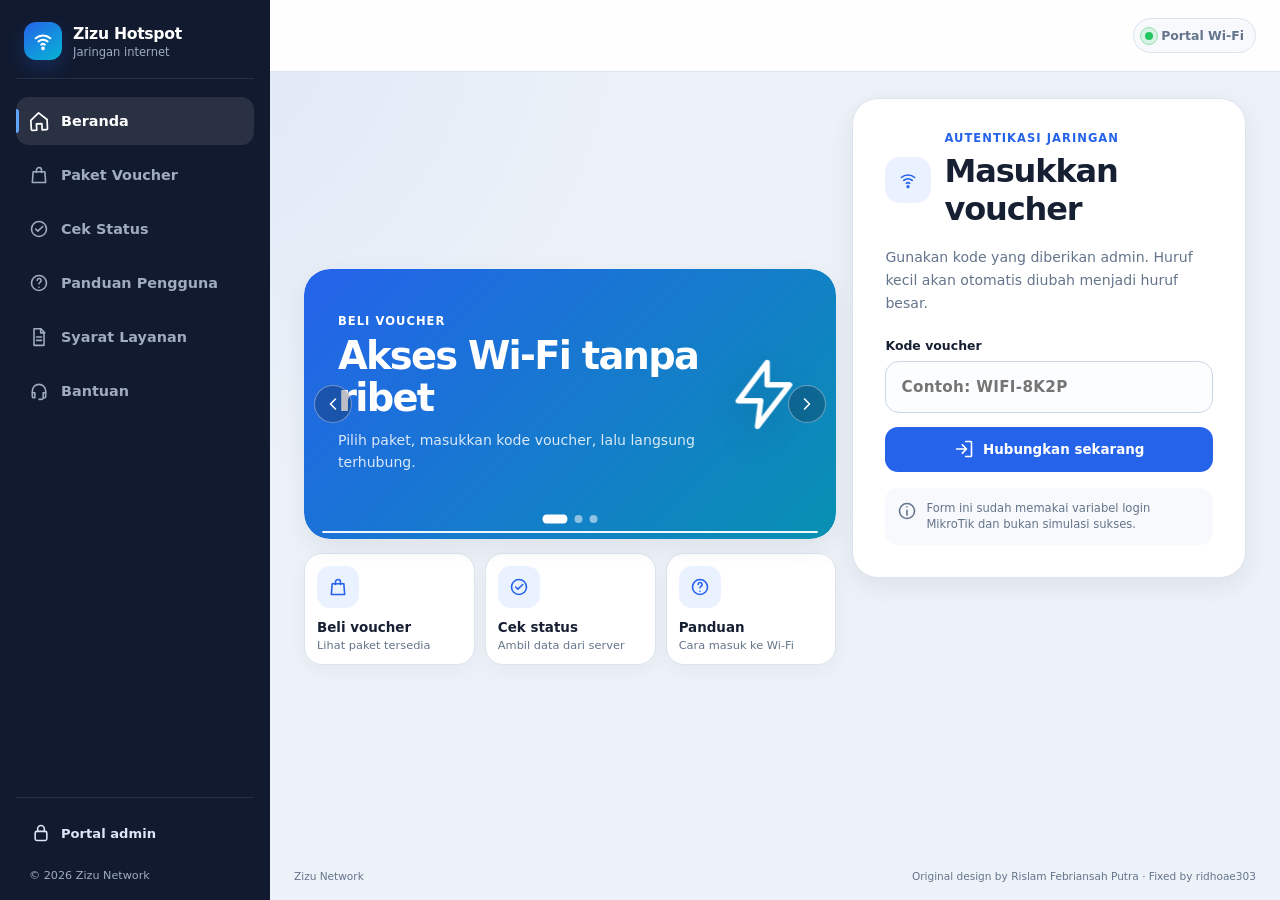
<file: index.html>
<!--
Fixed by ridhoae303
https:/github.com/ridhoae303
-->
<!doctype html>
<html lang="id">
<head>
    <meta http-equiv="Content-Type" content="text/html; charset=UTF-8">
    <meta charset="UTF-8">
    <meta name="viewport" content="width=device-width, initial-scale=1, viewport-fit=cover">
    <meta name="description" content="Responsive MikroTik hotspot login and voucher status page">
    <meta name="theme-color" content="#f4f7fb">
    <meta name="author" content="Rislam Febriansah Putra; fixed by ridhoae303">
    <title>Zizu Hotspot</title>
    <link rel="stylesheet" href="assets/css/app.css?v=8">
</head>
<body class="is-booting"
    data-mikrotik-error="$(error)"
    data-chap-id="$(chap-id)"
    data-chap-challenge="$(chap-challenge)"
>
    <!-- One nav, two layouts: drawer on phones and a proper rail on wide screens. -->
    <div class="app-shell">
        <div class="nav-backdrop" id="navBackdrop" hidden></div>

        <aside class="side-nav" id="sideNav" aria-label="Navigasi utama">
            <div class="brand side-nav__brand">
                <span class="brand__mark" aria-hidden="true"><svg><use href="#icon-wifi"></use></svg></span>
                <span>
                    <strong>Zizu Hotspot</strong>
                    <small>Jaringan internet</small>
                </span>
            </div>

            <nav class="nav-list" id="navList">
                <button class="nav-link is-active" type="button" data-page="home" aria-current="page">
                    <svg aria-hidden="true"><use href="#icon-home"></use></svg>
                    <span>Beranda</span>
                </button>
                <button class="nav-link" type="button" data-page="packages">
                    <svg aria-hidden="true"><use href="#icon-bag"></use></svg>
                    <span>Paket Voucher</span>
                </button>
                <button class="nav-link" type="button" data-page="status">
                    <svg aria-hidden="true"><use href="#icon-check"></use></svg>
                    <span>Cek Status</span>
                </button>
                <button class="nav-link" type="button" data-page="guide">
                    <svg aria-hidden="true"><use href="#icon-help"></use></svg>
                    <span>Panduan Pengguna</span>
                </button>
                <button class="nav-link" type="button" data-page="terms">
                    <svg aria-hidden="true"><use href="#icon-file"></use></svg>
                    <span>Syarat Layanan</span>
                </button>
                <button class="nav-link" type="button" data-page="support">
                    <svg aria-hidden="true"><use href="#icon-headset"></use></svg>
                    <span>Bantuan</span>
                </button>
            </nav>

            <div class="side-nav__footer">
                <button class="admin-link" id="adminLink" type="button">
                    <svg aria-hidden="true"><use href="#icon-lock"></use></svg>
                    Portal admin
                </button>
                <p>&copy; 2026 Zizu Network</p>
            </div>
        </aside>

        <div class="workspace">
            <header class="topbar">
                <button class="icon-button menu-button" id="menuButton" type="button" aria-label="Buka navigasi" aria-controls="sideNav" aria-expanded="false">
                    <svg aria-hidden="true"><use href="#icon-menu"></use></svg>
                </button>

                <div class="brand topbar__brand">
                    <span class="brand__mark" aria-hidden="true"><svg><use href="#icon-wifi"></use></svg></span>
                    <span>
                        <strong>Zizu Hotspot</strong>
                        <small>Wi-Fi access portal</small>
                    </span>
                </div>

                <span class="network-pill" title="Halaman akses jaringan">
                    <span class="network-pill__dot" aria-hidden="true"></span>
                    Portal Wi-Fi
                </span>
            </header>

            <main class="main-content" id="mainContent">
                <section class="page is-active" id="page-home" data-title="Beranda" aria-labelledby="homeTitle">
                    <div class="home-layout">
                        <div class="home-layout__content">
                            <div class="carousel" id="promoCarousel" tabindex="0" aria-roledescription="carousel" aria-label="Promo hotspot">
                                <div class="carousel__viewport">
                                    <div class="carousel__track" id="carouselTrack">
                                        <article class="slide slide--blue" aria-label="1 dari 3">
                                            <div>
                                                <p class="slide__eyebrow">Beli voucher</p>
                                                <h1 id="homeTitle">Akses Wi-Fi tanpa ribet</h1>
                                                <p>Pilih paket, masukkan kode voucher, lalu langsung terhubung.</p>
                                            </div>
                                            <span class="slide__icon" aria-hidden="true"><svg><use href="#icon-bolt"></use></svg></span>
                                        </article>
                                        <article class="slide slide--violet" aria-label="2 dari 3">
                                            <div>
                                                <p class="slide__eyebrow">Akses fleksibel</p>
                                                <h2>Internet sesuai kebutuhan</h2>
                                                <p>Paket singkat untuk mencoba atau akses harian untuk pemakaian lebih lama.</p>
                                            </div>
                                            <span class="slide__icon" aria-hidden="true"><svg><use href="#icon-rocket"></use></svg></span>
                                        </article>
                                        <article class="slide slide--green" aria-label="3 dari 3">
                                            <div>
                                                <p class="slide__eyebrow">Butuh bantuan?</p>
                                                <h2>Admin siap membantu</h2>
                                                <p>Buka halaman bantuan saat voucher atau koneksi mengalami kendala.</p>
                                            </div>
                                            <span class="slide__icon" aria-hidden="true"><svg><use href="#icon-headset"></use></svg></span>
                                        </article>
                                    </div>
                                </div>

                                <button class="carousel__arrow carousel__arrow--prev" type="button" data-carousel-step="-1" aria-label="Promo sebelumnya">
                                    <svg aria-hidden="true"><use href="#icon-chevron-left"></use></svg>
                                </button>
                                <button class="carousel__arrow carousel__arrow--next" type="button" data-carousel-step="1" aria-label="Promo berikutnya">
                                    <svg aria-hidden="true"><use href="#icon-chevron-right"></use></svg>
                                </button>

                                <div class="carousel__dots" id="carouselDots" aria-label="Pilih promo">
                                    <button class="carousel__dot is-active" type="button" data-slide="0" aria-label="Tampilkan promo 1" aria-current="true"></button>
                                    <button class="carousel__dot" type="button" data-slide="1" aria-label="Tampilkan promo 2"></button>
                                    <button class="carousel__dot" type="button" data-slide="2" aria-label="Tampilkan promo 3"></button>
                                </div>
                                <span class="carousel__progress" aria-hidden="true"><span></span></span>
                            </div>

                            <div class="quick-actions" aria-label="Akses cepat">
                                <button class="quick-card" type="button" data-page="packages">
                                    <span class="quick-card__icon"><svg aria-hidden="true"><use href="#icon-bag"></use></svg></span>
                                    <span><strong>Beli voucher</strong><small>Lihat paket tersedia</small></span>
                                </button>
                                <button class="quick-card" type="button" data-page="status">
                                    <span class="quick-card__icon"><svg aria-hidden="true"><use href="#icon-check"></use></svg></span>
                                    <span><strong>Cek status</strong><small>Ambil data dari server</small></span>
                                </button>
                                <button class="quick-card" type="button" data-page="guide">
                                    <span class="quick-card__icon"><svg aria-hidden="true"><use href="#icon-help"></use></svg></span>
                                    <span><strong>Panduan</strong><small>Cara masuk ke Wi-Fi</small></span>
                                </button>
                            </div>
                        </div>

                        <article class="panel login-panel">
                            <div class="panel-heading">
                                <span class="panel-heading__icon"><svg aria-hidden="true"><use href="#icon-wifi"></use></svg></span>
                                <div>
                                    <p class="eyebrow">Autentikasi jaringan</p>
                                    <h2>Masukkan voucher</h2>
                                </div>
                            </div>

                            <p class="panel-copy">Gunakan kode yang diberikan admin. Huruf kecil akan otomatis diubah menjadi huruf besar.</p>

                            <form id="loginForm" name="login" action="$(link-login-only)" method="post" novalidate>
                                <input type="hidden" name="dst" value="$(link-orig)">
                                <input type="hidden" name="popup" value="true">
                                <input type="hidden" name="password" id="voucherPassword">

                                <label class="field" for="voucherCode">
                                    <span>Kode voucher</span>
                                    <input
                                        id="voucherCode"
                                        name="username"
                                        type="text"
                                        inputmode="text"
                                        autocomplete="username"
                                        autocapitalize="characters"
                                        spellcheck="false"
                                        maxlength="64"
                                        placeholder="Contoh: WIFI-8K2P"
                                        required
                                    >
                                </label>

                                <p class="field-error" id="voucherError" role="alert" hidden></p>
                                <button class="button button--primary button--wide" type="submit">
                                    <svg aria-hidden="true"><use href="#icon-login"></use></svg>
                                    Hubungkan sekarang
                                </button>
                            </form>

                            <div class="login-note">
                                <svg aria-hidden="true"><use href="#icon-info"></use></svg>
                                <span>Form ini sudah memakai variabel login MikroTik dan bukan simulasi sukses.</span>
                            </div>
                        </article>
                    </div>
                </section>

                <section class="page" id="page-packages" data-title="Paket Voucher" aria-labelledby="packagesTitle" hidden>
                    <div class="page-heading">
                        <div>
                            <p class="eyebrow">Pilihan akses</p>
                            <h1 id="packagesTitle">Paket voucher</h1>
                            <p>Harga dan ketersediaan akhir tetap mengikuti konfirmasi admin.</p>
                        </div>
                    </div>

                    <div class="package-grid">
                        <article class="package-card">
                            <div class="package-card__top package-card__top--violet">
                                <div>
                                    <p>Flash Trial</p>
                                    <h2>1 jam</h2>
                                </div>
                                <span>hingga 10 Mbps</span>
                            </div>
                            <div class="package-card__body">
                                <p class="package-price">Rp2.000 <small>/ voucher</small></p>
                                <ul class="feature-list">
                                    <li>Cocok untuk mencoba koneksi</li>
                                    <li>Aktivasi memakai kode voucher</li>
                                </ul>
                                <div class="button-row">
                                    <a class="button button--primary" data-order-link="Flash Trial" href="https://wa.me/628989834130?text=Order%20Paket%20Flash%20Trial" target="_blank" rel="noopener noreferrer">Pesan</a>
                                    <button class="button button--secondary" type="button" data-open-payment="Flash Trial">QRIS</button>
                                </div>
                            </div>
                        </article>

                        <article class="package-card">
                            <div class="package-card__top package-card__top--blue">
                                <div>
                                    <p>Daily Access</p>
                                    <h2>24 jam</h2>
                                </div>
                                <span>unlimited</span>
                            </div>
                            <div class="package-card__body">
                                <p class="package-price">Rp5.000 <small>/ voucher</small></p>
                                <ul class="feature-list">
                                    <li>Akses harian tanpa kuota paket</li>
                                    <li>Aktivasi memakai kode voucher</li>
                                </ul>
                                <div class="button-row">
                                    <a class="button button--primary" data-order-link="Daily Access" href="https://wa.me/628989834130?text=Order%20Paket%20Daily%20Access" target="_blank" rel="noopener noreferrer">Pesan</a>
                                    <button class="button button--secondary" type="button" data-open-payment="Daily Access">QRIS</button>
                                </div>
                            </div>
                        </article>
                    </div>
                </section>

                <section class="page" id="page-status" data-title="Cek Status" aria-labelledby="statusTitle" hidden>
                    <div class="centered-page">
                        <article class="panel status-panel">
                            <div class="panel-heading">
                                <span class="panel-heading__icon panel-heading__icon--green"><svg aria-hidden="true"><use href="#icon-search"></use></svg></span>
                                <div>
                                    <p class="eyebrow">Data server</p>
                                    <h1 id="statusTitle">Cek status berlangganan</h1>
                                </div>
                            </div>
                            <p class="panel-copy">Masukkan nomor transaksi atau kode voucher. Halaman tidak akan menebak hasil; data hanya ditampilkan saat server benar-benar menjawab.</p>

                            <form id="statusForm" novalidate>
                                <label class="field" for="statusQuery">
                                    <span>Nomor transaksi / voucher</span>
                                    <input id="statusQuery" type="text" maxlength="128" autocomplete="off" placeholder="Contoh: TRX-12345" required>
                                </label>
                                <p class="field-error" id="statusError" role="alert" hidden></p>
                                <button class="button button--success button--wide" id="statusSubmit" type="submit">
                                    <svg aria-hidden="true"><use href="#icon-search"></use></svg>
                                    Periksa ke server
                                </button>
                            </form>

                            <div class="server-result" id="statusResult" aria-live="polite" hidden>
                                <div class="server-result__heading">
                                    <span><svg aria-hidden="true"><use href="#icon-check"></use></svg></span>
                                    <div>
                                        <p>Server merespons</p>
                                        <h2 id="statusResultTitle">Data ditemukan</h2>
                                    </div>
                                </div>
                                <dl class="result-list" id="statusResultList"></dl>
                            </div>
                        </article>
                    </div>
                </section>

                <section class="page" id="page-guide" data-title="Panduan Pengguna" aria-labelledby="guideTitle" hidden>
                    <div class="page-heading">
                        <div>
                            <p class="eyebrow">Mulai terhubung</p>
                            <h1 id="guideTitle">Panduan pengguna</h1>
                            <p>Langkah ringkas untuk membeli dan memakai voucher hotspot.</p>
                        </div>
                    </div>

                    <div class="steps-grid">
                        <article class="step-card"><span>1</span><h2>Pilih paket</h2><p>Buka Paket Voucher, lalu pilih durasi yang sesuai kebutuhan kamu.</p></article>
                        <article class="step-card"><span>2</span><h2>Hubungi admin</h2><p>Lakukan pemesanan melalui tombol WhatsApp atau metode pembayaran yang tersedia.</p></article>
                        <article class="step-card"><span>3</span><h2>Terima kode</h2><p>Admin akan memberikan voucher setelah pesanan dan pembayaran dikonfirmasi.</p></article>
                        <article class="step-card"><span>4</span><h2>Masuk ke Wi-Fi</h2><p>Kembali ke Beranda, masukkan kode voucher, kemudian tekan Hubungkan sekarang.</p></article>
                    </div>

                    <article class="notice-card">
                        <svg aria-hidden="true"><use href="#icon-info"></use></svg>
                        <div><h2>Portal tidak muncul otomatis?</h2><p>Buka situs tanpa HTTPS seperti <code>neverssl.com</code> setelah tersambung ke Wi-Fi, atau buka alamat portal hotspot yang diberikan admin.</p></div>
                    </article>
                </section>

                <section class="page" id="page-terms" data-title="Syarat Layanan" aria-labelledby="termsTitle" hidden>
                    <div class="centered-page">
                        <article class="panel prose-panel">
                            <p class="eyebrow">Ketentuan penggunaan</p>
                            <h1 id="termsTitle">Syarat layanan hotspot</h1>
                            <p>Dengan memakai jaringan ini, pengguna setuju menggunakan akses secara wajar dan tidak mengganggu pengguna lain maupun infrastruktur jaringan.</p>
                            <h2>Voucher dan masa aktif</h2>
                            <p>Masa aktif mengikuti paket yang dibeli dan mulai dihitung berdasarkan aturan server hotspot. Voucher yang sudah digunakan tidak dapat dipindahkan tanpa persetujuan admin.</p>
                            <h2>Keamanan akun</h2>
                            <p>Jangan membagikan kode voucher kepada pihak lain. Pengguna bertanggung jawab atas aktivitas yang dilakukan melalui akses miliknya.</p>
                            <h2>Pembatasan layanan</h2>
                            <p>Admin dapat membatasi atau menghentikan akses yang melanggar aturan, membebani jaringan secara tidak wajar, atau membahayakan keamanan sistem.</p>
                            <h2>Gangguan teknis</h2>
                            <p>Kualitas koneksi dapat dipengaruhi perangkat, jarak, interferensi, kapasitas jaringan, pemeliharaan, dan gangguan dari penyedia layanan utama.</p>
                        </article>
                    </div>
                </section>

                <section class="page" id="page-support" data-title="Bantuan" aria-labelledby="supportTitle" hidden>
                    <div class="support-layout">
                        <article class="panel">
                            <div class="panel-heading">
                                <span class="panel-heading__icon"><svg aria-hidden="true"><use href="#icon-headset"></use></svg></span>
                                <div><p class="eyebrow">Dukungan pengguna</p><h1 id="supportTitle">Ada kendala?</h1></div>
                            </div>
                            <p class="panel-copy">Sertakan kode voucher, waktu kejadian, dan tangkapan layar pesan error agar admin lebih cepat memeriksa masalah.</p>
                            <a class="button button--whatsapp button--wide" id="supportWhatsapp" href="https://wa.me/628989834130" target="_blank" rel="noopener noreferrer">
                                <svg aria-hidden="true"><use href="#icon-phone"></use></svg>
                                Hubungi admin
                            </a>
                        </article>

                        <article class="panel checklist-panel">
                            <h2>Pemeriksaan cepat</h2>
                            <ul class="checklist">
                                <li>Pastikan perangkat benar-benar tersambung ke SSID hotspot.</li>
                                <li>Matikan VPN atau DNS pribadi untuk sementara.</li>
                                <li>Pastikan voucher belum pernah dipakai pada perangkat lain.</li>
                                <li>Coba putuskan Wi-Fi, sambungkan kembali, lalu buka portal lagi.</li>
                            </ul>
                        </article>
                    </div>
                </section>
            </main>

            <footer class="site-footer">
                <span>Zizu Network</span>
                <span>Original design by Rislam Febriansah Putra &middot; Fixed by ridhoae303</span>
            </footer>
        </div>
    </div>

    <dialog class="app-dialog" id="appDialog" aria-labelledby="dialogTitle">
        <form method="dialog" class="dialog-card">
            <button class="dialog-close" value="close" aria-label="Tutup dialog">
                <svg aria-hidden="true"><use href="#icon-close"></use></svg>
            </button>
            <div class="dialog-icon" id="dialogIcon"><svg aria-hidden="true"><use href="#icon-info"></use></svg></div>
            <h2 id="dialogTitle">Informasi</h2>
            <div class="dialog-copy" id="dialogCopy"></div>
            <div class="dialog-actions" id="dialogActions">
                <button class="button button--primary" value="close">Mengerti</button>
            </div>
        </form>
    </dialog>

    <dialog class="app-dialog payment-dialog" id="paymentDialog" aria-labelledby="paymentTitle">
        <form method="dialog" class="dialog-card">
            <button class="dialog-close" value="close" aria-label="Tutup dialog">
                <svg aria-hidden="true"><use href="#icon-close"></use></svg>
            </button>
            <div class="dialog-icon"><svg aria-hidden="true"><use href="#icon-qr"></use></svg></div>
            <h2 id="paymentTitle">Pembayaran QRIS</h2>
            <p class="dialog-copy" id="paymentCopy">Pindai QR, lalu kirim bukti pembayaran kepada admin untuk menerima voucher.</p>
            <img class="payment-qr" src="assets/image/qris.webp" alt="Kode QR pembayaran" loading="lazy" width="620" height="874">
            <div class="dialog-actions">
                <button class="button button--primary" value="close">Tutup</button>
            </div>
        </form>
    </dialog>

    <div class="toast" id="toast" role="status" aria-live="polite" hidden></div>

    <!-- Inline sprite keeps the UI offline-friendly and skips another icon dependency. -->
    <svg class="svg-sprite" aria-hidden="true">
        <symbol id="icon-home" viewBox="0 0 24 24"><path d="M3 10.8 12 3l9 7.8V21a1 1 0 0 1-1 1h-5v-7H9v7H4a1 1 0 0 1-1-1Z"/></symbol>
        <symbol id="icon-bag" viewBox="0 0 24 24"><path d="M5 8h14l1 13H4L5 8Z"/><path d="M9 9V6a3 3 0 0 1 6 0v3"/></symbol>
        <symbol id="icon-check" viewBox="0 0 24 24"><circle cx="12" cy="12" r="9"/><path d="m8 12 2.6 2.6L16.5 9"/></symbol>
        <symbol id="icon-help" viewBox="0 0 24 24"><circle cx="12" cy="12" r="9"/><path d="M9.8 9a2.4 2.4 0 1 1 3.4 2.2c-.8.4-1.2.9-1.2 1.8"/><path d="M12 17h.01"/></symbol>
        <symbol id="icon-file" viewBox="0 0 24 24"><path d="M6 2h8l4 4v16H6z"/><path d="M14 2v5h5M9 12h6M9 16h6"/></symbol>
        <symbol id="icon-bolt" viewBox="0 0 24 24"><path d="m13 2-9 12h7l-1 8 10-13h-7z"/></symbol>
        <symbol id="icon-rocket" viewBox="0 0 24 24"><path d="M14 4c2.7-1.8 5-2 6-2 0 1-.2 3.3-2 6l-5 5-4-4z"/><path d="M10 8 6 9l-3 3 6 1M16 14l-1 6-3 2-1-6M7 17l-3 3M10 19l-3 3"/></symbol>
        <symbol id="icon-headset" viewBox="0 0 24 24"><path d="M4 14v-2a8 8 0 0 1 16 0v2"/><path d="M4 14h3v6H5a1 1 0 0 1-1-1zM20 14h-3v6h2a1 1 0 0 0 1-1zM17 20c0 1-1 2-3 2h-2"/></symbol>
        <symbol id="icon-lock" viewBox="0 0 24 24"><rect x="5" y="10" width="14" height="11" rx="2"/><path d="M8 10V7a4 4 0 0 1 8 0v3"/></symbol>
        <symbol id="icon-menu" viewBox="0 0 24 24"><path d="M4 7h16M4 12h16M4 17h16"/></symbol>
        <symbol id="icon-wifi" viewBox="0 0 24 24"><path d="M4 9a12 12 0 0 1 16 0M7 12.5a7.5 7.5 0 0 1 10 0M10 16a3 3 0 0 1 4 0"/><circle cx="12" cy="20" r="1"/></symbol>
        <symbol id="icon-login" viewBox="0 0 24 24"><path d="M10 17l5-5-5-5M15 12H3M14 3h6a1 1 0 0 1 1 1v16a1 1 0 0 1-1 1h-6"/></symbol>
        <symbol id="icon-info" viewBox="0 0 24 24"><circle cx="12" cy="12" r="9"/><path d="M12 11v6M12 7h.01"/></symbol>
        <symbol id="icon-search" viewBox="0 0 24 24"><circle cx="11" cy="11" r="7"/><path d="m20 20-4-4"/></symbol>
        <symbol id="icon-chevron-left" viewBox="0 0 24 24"><path d="m15 18-6-6 6-6"/></symbol>
        <symbol id="icon-chevron-right" viewBox="0 0 24 24"><path d="m9 18 6-6-6-6"/></symbol>
        <symbol id="icon-close" viewBox="0 0 24 24"><path d="m6 6 12 12M18 6 6 18"/></symbol>
        <symbol id="icon-qr" viewBox="0 0 24 24"><path d="M3 3h7v7H3zM14 3h7v7h-7zM3 14h7v7H3zM15 14h2v2h-2zM19 14h2v4h-2zM14 19h4v2h-4zM20 20h1v1h-1z"/></symbol>
        <symbol id="icon-phone" viewBox="0 0 24 24"><path d="M22 16.9v3a2 2 0 0 1-2.2 2 19.8 19.8 0 0 1-8.6-3.1 19.5 19.5 0 0 1-6-6 19.8 19.8 0 0 1-3.1-8.7A2 2 0 0 1 4.1 2h3a2 2 0 0 1 2 1.7c.1 1 .4 1.9.7 2.8a2 2 0 0 1-.4 2.1L8.1 9.9a16 16 0 0 0 6 6l1.3-1.3a2 2 0 0 1 2.1-.4c.9.3 1.8.6 2.8.7a2 2 0 0 1 1.7 2Z"/></symbol>
    </svg>

    <script src="assets/js/config.js"></script>
    <script src="assets/js/md5.js"></script>
    <script src="assets/js/app.js?v=8"></script>
</body>
</html>
</file>
<file: assets/css/app.css>
/*
Fixed by ridhoae303
https:/github.com/ridhoae303
*/

:root {
    color-scheme: light;
    --bg: #edf2f8;
    --surface: #ffffff;
    --surface-soft: #f7f9fc;
    --border: #dce4ee;
    --text: #172033;
    --muted: #64748b;
    --primary: #2563eb;
    --primary-dark: #1d4ed8;
    --success: #059669;
    --danger: #dc2626;
    --sidebar: #111a2e;
    --sidebar-muted: #9eabc0;
    --shadow-sm: 0 8px 24px rgba(30, 41, 59, 0.08);
    --shadow-lg: 0 22px 70px rgba(30, 41, 59, 0.16);
    --radius-sm: 12px;
    --radius-md: 18px;
    --radius-lg: 26px;
    --sidebar-width: 252px;
    --topbar-height: 72px;
    --page-out-duration: 280ms;
    --page-in-duration: 560ms;
    --carousel-duration: 820ms;
}

* {
    box-sizing: border-box;
}

html {
    min-width: 320px;
    background: var(--bg);
}

body {
    margin: 0;
    min-height: 100vh;
    min-height: 100dvh;
    overflow-x: hidden;
    background:
        radial-gradient(circle at 12% 0%, rgba(37, 99, 235, 0.08), transparent 32rem),
        var(--bg);
    color: var(--text);
    font-family: Inter, ui-sans-serif, system-ui, -apple-system, BlinkMacSystemFont, "Segoe UI", sans-serif;
    -webkit-font-smoothing: antialiased;
    text-rendering: optimizeLegibility;
}

button,
input,
a {
    font: inherit;
}

button,
a {
    -webkit-tap-highlight-color: transparent;
}

button {
    color: inherit;
}

svg {
    width: 1.25rem;
    height: 1.25rem;
    fill: none;
    stroke: currentColor;
    stroke-width: 1.9;
    stroke-linecap: round;
    stroke-linejoin: round;
}

[hidden] {
    display: none !important;
}

.app-shell {
    min-height: 100vh;
    min-height: 100dvh;
}

.workspace {
    min-width: 0;
    min-height: 100vh;
    min-height: 100dvh;
    display: flex;
    flex-direction: column;
}

.topbar {
    position: sticky;
    top: 0;
    z-index: 30;
    min-height: var(--topbar-height);
    padding: 0 16px;
    display: flex;
    align-items: center;
    gap: 12px;
    background: rgba(255, 255, 255, 0.96);
    border-bottom: 1px solid var(--border);
}

.brand {
    display: inline-flex;
    align-items: center;
    gap: 11px;
    min-width: 0;
}

.brand__mark {
    flex: 0 0 auto;
    width: 38px;
    height: 38px;
    border-radius: 12px;
    display: grid;
    place-items: center;
    background: linear-gradient(145deg, #2563eb, #06b6d4);
    color: #fff;
    font-weight: 900;
    box-shadow: 0 8px 20px rgba(37, 99, 235, 0.24);
}

.brand strong,
.brand small {
    display: block;
    overflow: hidden;
    text-overflow: ellipsis;
    white-space: nowrap;
}

.brand strong {
    font-size: 0.98rem;
    letter-spacing: -0.02em;
}

.brand small {
    margin-top: 2px;
    color: var(--muted);
    font-size: 0.72rem;
}

.topbar__brand {
    flex: 1;
}

.icon-button {
    width: 42px;
    height: 42px;
    flex: 0 0 auto;
    display: grid;
    place-items: center;
    border: 1px solid var(--border);
    border-radius: 13px;
    background: var(--surface);
    cursor: pointer;
}

.icon-button:focus-visible,
.nav-link:focus-visible,
.button:focus-visible,
.carousel__arrow:focus-visible,
.carousel__dot:focus-visible,
.dialog-close:focus-visible,
.admin-link:focus-visible {
    outline: 3px solid rgba(37, 99, 235, 0.28);
    outline-offset: 2px;
}

.network-pill {
    display: inline-flex;
    align-items: center;
    gap: 8px;
    padding: 9px 11px;
    border: 1px solid var(--border);
    border-radius: 999px;
    background: var(--surface-soft);
    color: var(--muted);
    font-size: 0.78rem;
    font-weight: 700;
    white-space: nowrap;
}

.network-pill__dot {
    width: 8px;
    height: 8px;
    border-radius: 50%;
    background: #22c55e;
    box-shadow: 0 0 0 4px rgba(34, 197, 94, 0.14);
}

.side-nav {
    position: fixed;
    inset: 0 auto 0 0;
    z-index: 50;
    width: min(86vw, 292px);
    min-height: 100dvh;
    padding: 22px 16px 16px;
    display: flex;
    flex-direction: column;
    background: var(--sidebar);
    color: #fff;
    transform: translate3d(-102%, 0, 0);
    transition: transform 180ms ease;
    box-shadow: var(--shadow-lg);
}

.side-nav.is-open {
    transform: translate3d(0, 0, 0);
}

.side-nav__brand {
    min-height: 50px;
    padding: 0 8px 18px;
    border-bottom: 1px solid rgba(255, 255, 255, 0.09);
}

.side-nav__brand small {
    color: var(--sidebar-muted);
}

.nav-list {
    display: grid;
    gap: 6px;
    padding: 18px 0;
}

.nav-link {
    width: 100%;
    min-height: 48px;
    padding: 0 13px;
    display: flex;
    align-items: center;
    gap: 12px;
    border: 0;
    border-radius: 13px;
    background: transparent;
    color: var(--sidebar-muted);
    text-align: left;
    font-size: 0.9rem;
    font-weight: 700;
    cursor: pointer;
    transition: background-color 140ms ease, color 140ms ease;
}

.nav-link:hover,
.nav-link.is-active {
    background: rgba(255, 255, 255, 0.1);
    color: #fff;
}

.nav-link.is-active {
    box-shadow: inset 3px 0 #60a5fa;
}

.nav-link svg {
    flex: 0 0 auto;
}

.side-nav__footer {
    margin-top: auto;
    padding: 14px 5px 2px;
    border-top: 1px solid rgba(255, 255, 255, 0.09);
}

.side-nav__footer p {
    margin: 15px 8px 0;
    color: var(--sidebar-muted);
    font-size: 0.7rem;
}

.admin-link {
    width: 100%;
    min-height: 42px;
    padding: 0 10px;
    display: flex;
    align-items: center;
    gap: 10px;
    border: 0;
    border-radius: 11px;
    background: transparent;
    color: #dce6f5;
    font-size: 0.82rem;
    font-weight: 700;
    cursor: pointer;
}

.admin-link:hover {
    background: rgba(255, 255, 255, 0.08);
}

.nav-backdrop {
    position: fixed;
    inset: 0;
    z-index: 40;
    background: rgba(15, 23, 42, 0.52);
}

.main-content {
    flex: 1;
    min-width: 0;
    padding: 18px 14px 28px;
}

.page {
    width: min(100%, 1160px);
    margin: 0 auto;
    transform-origin: 50% 24%;
}

.page.is-active {
    position: relative;
}

.page.is-entering {
    animation: page-fade-in var(--page-in-duration) cubic-bezier(0.16, 1, 0.3, 1) both;
}

.page.is-leaving {
    pointer-events: none;
    animation: page-fade-out var(--page-out-duration) cubic-bezier(0.4, 0, 1, 1) both;
}

/* The page shell fades first, then its actual content catches up a beat later. */
.page.is-entering > * {
    animation: page-content-in 620ms cubic-bezier(0.16, 1, 0.3, 1) 80ms both;
}

.page.is-entering > *:nth-child(2) {
    animation-delay: 130ms;
}

.page.is-entering > *:nth-child(3) {
    animation-delay: 180ms;
}

.page.is-leaving > * {
    animation: page-content-out 220ms cubic-bezier(0.4, 0, 1, 1) both;
}

@keyframes page-fade-in {
    from {
        opacity: 0;
        transform: translate3d(0, 18px, 0) scale(0.992);
        filter: blur(2px);
    }
    to {
        opacity: 1;
        transform: translate3d(0, 0, 0) scale(1);
        filter: blur(0);
    }
}

@keyframes page-fade-out {
    from {
        opacity: 1;
        transform: translate3d(0, 0, 0) scale(1);
        filter: blur(0);
    }
    to {
        opacity: 0;
        transform: translate3d(0, -10px, 0) scale(0.995);
        filter: blur(1px);
    }
}

@keyframes page-content-in {
    from {
        opacity: 0;
        transform: translate3d(0, 16px, 0);
    }
    to {
        opacity: 1;
        transform: translate3d(0, 0, 0);
    }
}

@keyframes page-content-out {
    from {
        opacity: 1;
        transform: translate3d(0, 0, 0);
    }
    to {
        opacity: 0;
        transform: translate3d(0, -6px, 0);
    }
}

.home-layout,
.support-layout {
    display: grid;
    gap: 16px;
}

.home-layout__content {
    min-width: 0;
}

.carousel {
    position: relative;
    border-radius: var(--radius-lg);
    box-shadow: var(--shadow-sm);
    outline: none;
    user-select: none;
}

.carousel__viewport {
    overflow: hidden;
    border-radius: inherit;
    touch-action: pan-y pinch-zoom;
}

.carousel__track {
    display: flex;
    will-change: transform;
    transform: translate3d(0, 0, 0);
    transition: transform var(--carousel-duration) cubic-bezier(0.16, 1, 0.3, 1);
}

.carousel.is-dragging {
    cursor: grabbing;
}

.carousel.is-dragging .carousel__track,
.carousel__track.is-jumping {
    transition: none;
}

.slide {
    flex: 0 0 100%;
    min-height: 238px;
    padding: 26px 25px 46px;
    display: flex;
    align-items: center;
    justify-content: space-between;
    gap: 18px;
    color: #fff;
}

.slide > div,
.slide__icon {
    opacity: 0.72;
    transform: translate3d(18px, 0, 0) scale(0.97);
    transition:
        opacity 520ms ease,
        transform 760ms cubic-bezier(0.16, 1, 0.3, 1);
}

.slide__icon {
    transform: translate3d(24px, 0, 0) scale(0.9) rotate(4deg);
}

.slide.is-current > div,
.slide.is-current .slide__icon {
    opacity: 1;
    transform: translate3d(0, 0, 0) scale(1) rotate(0deg);
}

.slide--blue {
    background: linear-gradient(135deg, #2563eb, #0891b2);
}

.slide--violet {
    background: linear-gradient(135deg, #7c3aed, #db2777);
}

.slide--green {
    background: linear-gradient(135deg, #047857, #0d9488);
}

.slide__eyebrow,
.eyebrow {
    margin: 0 0 7px;
    font-size: 0.72rem;
    font-weight: 800;
    letter-spacing: 0.09em;
    text-transform: uppercase;
}

.slide h1,
.slide h2 {
    max-width: 520px;
    margin: 0;
    font-size: clamp(1.55rem, 5vw, 2.4rem);
    line-height: 1.08;
    letter-spacing: -0.045em;
}

.slide p:not(.slide__eyebrow) {
    max-width: 500px;
    margin: 12px 0 0;
    color: rgba(255, 255, 255, 0.84);
    font-size: 0.88rem;
    line-height: 1.55;
}

.slide__icon {
    flex: 0 0 auto;
    width: clamp(2.8rem, 8vw, 4.8rem);
    height: clamp(2.8rem, 8vw, 4.8rem);
    display: grid;
    place-items: center;
    color: #ffffff;
    filter: drop-shadow(0 10px 18px rgba(0, 0, 0, 0.16));
}

.slide__icon svg {
    width: 100%;
    height: 100%;
    fill: none;
    stroke: currentColor;
    stroke-width: 1.7;
    stroke-linecap: round;
    stroke-linejoin: round;
}

.carousel__arrow {
    position: absolute;
    top: 50%;
    z-index: 2;
    width: 38px;
    height: 38px;
    border: 1px solid rgba(255, 255, 255, 0.38);
    border-radius: 50%;
    display: grid;
    place-items: center;
    background: rgba(15, 23, 42, 0.28);
    color: #fff;
    cursor: pointer;
    touch-action: manipulation;
    transform: translateY(-50%);
    transition: background-color 220ms ease, border-color 220ms ease, transform 220ms ease;
}

.carousel__arrow:hover {
    background: rgba(15, 23, 42, 0.44);
}

.carousel__arrow:active {
    transform: translateY(-50%) scale(0.92);
}

.carousel__arrow--prev { left: 10px; }
.carousel__arrow--next { right: 10px; }

.carousel__dots {
    position: absolute;
    left: 50%;
    bottom: 16px;
    z-index: 2;
    display: flex;
    gap: 7px;
    transform: translateX(-50%);
}

.carousel__dot {
    width: 8px;
    height: 8px;
    padding: 0;
    border: 0;
    border-radius: 999px;
    background: rgba(255, 255, 255, 0.52);
    cursor: pointer;
    transition: width 320ms cubic-bezier(0.16, 1, 0.3, 1), background-color 240ms ease, transform 240ms ease;
}

.carousel__dot.is-active {
    width: 25px;
    background: #fff;
    transform: scaleY(1.15);
}

.quick-actions {
    margin-top: 14px;
    display: grid;
    grid-template-columns: repeat(3, minmax(0, 1fr));
    gap: 10px;
}

.quick-card {
    min-width: 0;
    min-height: 76px;
    padding: 12px;
    display: flex;
    align-items: center;
    gap: 12px;
    border: 1px solid var(--border);
    border-radius: var(--radius-md);
    background: var(--surface);
    color: var(--text);
    text-align: left;
    box-shadow: 0 6px 20px rgba(30, 41, 59, 0.045);
    cursor: pointer;
    transition: transform 140ms ease, border-color 140ms ease;
}

.quick-card:hover {
    border-color: #bfd1ea;
    transform: translateY(-2px);
}

.quick-card__icon {
    width: 42px;
    height: 42px;
    flex: 0 0 auto;
    display: grid;
    place-items: center;
    border-radius: 13px;
    background: #eaf1ff;
    color: var(--primary);
}

.quick-card strong,
.quick-card small {
    display: block;
}

.quick-card strong {
    font-size: 0.84rem;
}

.quick-card small {
    margin-top: 3px;
    color: var(--muted);
    font-size: 0.71rem;
}

.panel,
.package-card,
.step-card,
.notice-card {
    border: 1px solid var(--border);
    background: var(--surface);
    box-shadow: var(--shadow-sm);
}

.panel {
    padding: clamp(20px, 4vw, 30px);
    border-radius: var(--radius-lg);
}

.login-panel {
    align-self: start;
}

.panel-heading {
    display: flex;
    align-items: center;
    gap: 13px;
}

.panel-heading__icon {
    width: 46px;
    height: 46px;
    flex: 0 0 auto;
    display: grid;
    place-items: center;
    border-radius: 15px;
    background: #eaf1ff;
    color: var(--primary);
}

.panel-heading__icon--green {
    background: #e5f8f1;
    color: var(--success);
}

.panel-heading .eyebrow,
.page-heading .eyebrow,
.prose-panel .eyebrow {
    color: var(--primary);
}

.panel-heading h1,
.panel-heading h2,
.page-heading h1,
.prose-panel h1 {
    margin: 0;
    font-size: clamp(1.35rem, 4vw, 2rem);
    letter-spacing: -0.035em;
}

.panel-copy {
    margin: 18px 0 22px;
    color: var(--muted);
    font-size: 0.88rem;
    line-height: 1.65;
}

.field {
    display: grid;
    gap: 8px;
}

.field > span {
    font-size: 0.78rem;
    font-weight: 800;
}

.field input {
    width: 100%;
    min-height: 52px;
    padding: 0 15px;
    border: 1px solid #cbd7e5;
    border-radius: 14px;
    outline: 0;
    background: #fbfdff;
    color: var(--text);
    font-size: 0.95rem;
    font-weight: 650;
    letter-spacing: 0.02em;
    transition: border-color 140ms ease, box-shadow 140ms ease, background-color 140ms ease;
}

.field input:focus {
    border-color: var(--primary);
    background: #fff;
    box-shadow: 0 0 0 4px rgba(37, 99, 235, 0.12);
}

.field input[aria-invalid="true"] {
    border-color: var(--danger);
    box-shadow: 0 0 0 4px rgba(220, 38, 38, 0.09);
}

.field-error {
    margin: 8px 0 0;
    color: var(--danger);
    font-size: 0.76rem;
    font-weight: 700;
}

.button {
    min-height: 45px;
    padding: 0 17px;
    border: 1px solid transparent;
    border-radius: 13px;
    display: inline-flex;
    align-items: center;
    justify-content: center;
    gap: 9px;
    text-decoration: none;
    font-size: 0.84rem;
    font-weight: 800;
    cursor: pointer;
    transition: transform 120ms ease, background-color 140ms ease, border-color 140ms ease;
}

.button:active {
    transform: translateY(1px);
}

.button:disabled {
    opacity: 0.62;
    cursor: wait;
}

.button--wide {
    width: 100%;
    margin-top: 14px;
}

.button--primary {
    background: var(--primary);
    color: #fff;
}

.button--primary:hover {
    background: var(--primary-dark);
}

.button--secondary {
    border-color: #cbd7e5;
    background: #fff;
    color: var(--text);
}

.button--secondary:hover {
    background: var(--surface-soft);
}

.button--success {
    background: var(--success);
    color: #fff;
}

.button--success:hover {
    background: #047857;
}

.button--whatsapp {
    background: #128c7e;
    color: #fff;
}

.login-note {
    margin-top: 16px;
    padding: 12px;
    display: flex;
    align-items: flex-start;
    gap: 9px;
    border-radius: 13px;
    background: var(--surface-soft);
    color: var(--muted);
    font-size: 0.72rem;
    line-height: 1.45;
}

.login-note svg {
    flex: 0 0 auto;
    margin-top: 1px;
}

.page-heading {
    margin: 4px 0 20px;
    display: flex;
    align-items: end;
    justify-content: space-between;
    gap: 20px;
}

.page-heading p:not(.eyebrow) {
    max-width: 680px;
    margin: 9px 0 0;
    color: var(--muted);
    font-size: 0.88rem;
    line-height: 1.55;
}

.package-grid,
.steps-grid {
    display: grid;
    gap: 15px;
}

.package-card {
    overflow: hidden;
    border-radius: var(--radius-lg);
}

.package-card__top {
    min-height: 142px;
    padding: 23px;
    display: flex;
    align-items: flex-end;
    justify-content: space-between;
    gap: 18px;
    color: #fff;
}

.package-card__top--violet {
    background: linear-gradient(135deg, #7c3aed, #a855f7);
}

.package-card__top--blue {
    background: linear-gradient(135deg, #2563eb, #0891b2);
}

.package-card__top p,
.package-card__top h2 {
    margin: 0;
}

.package-card__top p {
    color: rgba(255, 255, 255, 0.75);
    font-size: 0.78rem;
    font-weight: 800;
    text-transform: uppercase;
    letter-spacing: 0.07em;
}

.package-card__top h2 {
    margin-top: 5px;
    font-size: 2rem;
    letter-spacing: -0.05em;
}

.package-card__top > span {
    padding: 7px 10px;
    border: 1px solid rgba(255, 255, 255, 0.25);
    border-radius: 999px;
    background: rgba(255, 255, 255, 0.14);
    font-size: 0.72rem;
    font-weight: 800;
}

.package-card__body {
    padding: 22px;
}

.package-price {
    margin: 0;
    font-size: 1.45rem;
    font-weight: 900;
    letter-spacing: -0.04em;
}

.package-price small {
    color: var(--muted);
    font-size: 0.72rem;
    font-weight: 700;
    letter-spacing: 0;
}

.feature-list,
.checklist {
    margin: 18px 0;
    padding: 0;
    list-style: none;
}

.feature-list li,
.checklist li {
    position: relative;
    margin-top: 10px;
    padding-left: 22px;
    color: var(--muted);
    font-size: 0.82rem;
    line-height: 1.5;
}

.feature-list li::before,
.checklist li::before {
    content: "\2713";
    position: absolute;
    left: 0;
    top: 0;
    color: var(--success);
    font-weight: 900;
}

.button-row {
    display: flex;
    gap: 10px;
}

.button-row .button {
    flex: 1;
}

.centered-page {
    width: min(100%, 720px);
    margin: 0 auto;
}

.status-panel {
    margin-top: 2px;
}

.server-result {
    margin-top: 20px;
    padding: 18px;
    border: 1px solid #bce8d8;
    border-radius: var(--radius-md);
    background: #f0fdf8;
}

.server-result__heading {
    display: flex;
    align-items: center;
    gap: 11px;
}

.server-result__heading > span {
    width: 40px;
    height: 40px;
    display: grid;
    place-items: center;
    border-radius: 12px;
    background: #d8f5e8;
    color: var(--success);
}

.server-result__heading p,
.server-result__heading h2 {
    margin: 0;
}

.server-result__heading p {
    color: var(--success);
    font-size: 0.7rem;
    font-weight: 800;
    letter-spacing: 0.08em;
    text-transform: uppercase;
}

.server-result__heading h2 {
    margin-top: 3px;
    font-size: 1.05rem;
}

.result-list {
    margin: 17px 0 0;
    display: grid;
}

.result-list > div {
    padding: 10px 0;
    display: grid;
    grid-template-columns: minmax(105px, 0.65fr) 1.35fr;
    gap: 12px;
    border-top: 1px solid #cfece0;
}

.result-list dt,
.result-list dd {
    margin: 0;
    overflow-wrap: anywhere;
    font-size: 0.78rem;
    line-height: 1.45;
}

.result-list dt {
    color: #4c7c68;
    font-weight: 800;
}

.result-list dd {
    color: #174c38;
    font-weight: 650;
}

.steps-grid {
    counter-reset: steps;
}

.step-card {
    min-height: 170px;
    padding: 21px;
    border-radius: var(--radius-md);
}

.step-card > span {
    width: 38px;
    height: 38px;
    display: grid;
    place-items: center;
    border-radius: 12px;
    background: #eaf1ff;
    color: var(--primary);
    font-weight: 900;
}

.step-card h2 {
    margin: 16px 0 7px;
    font-size: 1rem;
}

.step-card p,
.notice-card p,
.prose-panel p {
    margin: 0;
    color: var(--muted);
    font-size: 0.82rem;
    line-height: 1.62;
}

.notice-card {
    margin-top: 16px;
    padding: 20px;
    display: flex;
    align-items: flex-start;
    gap: 13px;
    border-radius: var(--radius-md);
}

.notice-card > svg {
    flex: 0 0 auto;
    color: var(--primary);
}

.notice-card h2 {
    margin: 0 0 6px;
    font-size: 0.95rem;
}

.notice-card code {
    padding: 1px 5px;
    border-radius: 5px;
    background: #edf2f7;
    color: var(--text);
}

.prose-panel h2 {
    margin: 24px 0 7px;
    font-size: 1rem;
}

.prose-panel > p:nth-of-type(2) {
    margin-top: 15px;
}

.checklist-panel h2 {
    margin: 0;
    font-size: 1.12rem;
}

.checklist {
    margin-bottom: 0;
}

.site-footer {
    width: min(100%, 1160px);
    margin: auto auto 0;
    padding: 4px 16px 18px;
    display: flex;
    justify-content: space-between;
    gap: 10px;
    color: var(--muted);
    font-size: 0.66rem;
}

.app-dialog {
    width: min(calc(100% - 28px), 440px);
    max-height: calc(100dvh - 28px);
    padding: 0;
    border: 0;
    border-radius: var(--radius-lg);
    background: transparent;
    box-shadow: var(--shadow-lg);
}

.app-dialog::backdrop {
    background: rgba(15, 23, 42, 0.62);
}

.dialog-card {
    position: relative;
    max-height: calc(100dvh - 28px);
    overflow: auto;
    padding: 28px;
    border-radius: inherit;
    background: var(--surface);
    text-align: center;
}

.dialog-close {
    position: absolute;
    top: 13px;
    right: 13px;
    width: 36px;
    height: 36px;
    display: grid;
    place-items: center;
    border: 0;
    border-radius: 11px;
    background: var(--surface-soft);
    color: var(--muted);
    cursor: pointer;
}

.dialog-icon {
    width: 50px;
    height: 50px;
    margin: 0 auto 15px;
    display: grid;
    place-items: center;
    border-radius: 16px;
    background: #eaf1ff;
    color: var(--primary);
}

.dialog-card h2 {
    margin: 0;
    font-size: 1.25rem;
}

.dialog-copy {
    margin: 11px 0 0;
    color: var(--muted);
    font-size: 0.84rem;
    line-height: 1.6;
}

.dialog-actions {
    margin-top: 20px;
    display: flex;
    justify-content: center;
    gap: 10px;
}

.dialog-actions .button {
    min-width: 120px;
}

.payment-qr {
    width: min(100%, 250px);
    height: auto;
    max-height: 48dvh;
    margin: 17px auto 0;
    display: block;
    border: 1px solid var(--border);
    border-radius: 16px;
    object-fit: contain;
}

.toast {
    position: fixed;
    right: 16px;
    bottom: 16px;
    z-index: 90;
    width: min(calc(100% - 32px), 360px);
    padding: 13px 15px;
    border-radius: 13px;
    background: #172033;
    color: #fff;
    box-shadow: var(--shadow-lg);
    font-size: 0.8rem;
    font-weight: 700;
    line-height: 1.45;
}

.svg-sprite {
    position: absolute;
    width: 0;
    height: 0;
    overflow: hidden;
}

@media (max-width: 759px) {
    .main-content {
        padding-bottom: 16px;
    }

    .slide {
        min-height: 200px;
        padding: 22px 20px 43px;
    }

    .slide h1,
    .slide h2 {
        font-size: clamp(1.35rem, 6.2vw, 1.75rem);
    }

    .slide p:not(.slide__eyebrow) {
        margin-top: 9px;
        font-size: 0.8rem;
    }

    .quick-actions {
        gap: 8px;
    }

    .quick-card {
        min-height: 82px;
        padding: 9px 5px;
        display: grid;
        justify-items: center;
        align-content: center;
        gap: 6px;
        text-align: center;
    }

    .quick-card__icon {
        width: 36px;
        height: 36px;
        border-radius: 11px;
    }

    .quick-card strong {
        font-size: 0.72rem;
        line-height: 1.2;
    }

    .quick-card small {
        display: none;
    }

    .login-panel {
        padding: 18px;
    }

    .login-panel .panel-copy {
        margin: 13px 0 16px;
    }

    .login-panel .field input {
        min-height: 49px;
    }

    .login-panel .button--wide {
        min-height: 44px;
        margin-top: 11px;
    }

    .login-note {
        margin-top: 11px;
        padding: 10px;
    }

    .site-footer {
        display: none;
    }
}

@media (min-width: 560px) {
    .main-content {
        padding: 24px;
    }

    .steps-grid {
        grid-template-columns: repeat(2, minmax(0, 1fr));
    }

    .package-grid {
        grid-template-columns: repeat(2, minmax(0, 1fr));
    }
}

@media (min-width: 760px) {
    .app-shell {
        display: grid;
        grid-template-columns: var(--sidebar-width) minmax(0, 1fr);
    }

    .workspace {
        height: 100dvh;
        overflow: hidden;
    }

    .side-nav {
        position: sticky;
        top: 0;
        width: var(--sidebar-width);
        transform: none;
        box-shadow: none;
    }

    .menu-button,
    .topbar__brand,
    .nav-backdrop {
        display: none !important;
    }

    .topbar {
        position: static;
        justify-content: flex-end;
        padding-inline: 24px;
    }

    .main-content {
        overflow: auto;
        overscroll-behavior: contain;
    }

    .home-layout {
        min-height: calc(100dvh - var(--topbar-height) - 90px);
        grid-template-columns: minmax(0, 1.15fr) minmax(300px, 0.85fr);
        align-items: center;
    }

    .quick-actions {
        grid-template-columns: repeat(3, minmax(0, 1fr));
    }

    .quick-card {
        display: grid;
        justify-items: start;
        min-height: 112px;
    }

    .support-layout {
        grid-template-columns: repeat(2, minmax(0, 1fr));
        align-items: start;
    }

    .steps-grid {
        grid-template-columns: repeat(4, minmax(0, 1fr));
    }

    .site-footer {
        padding-inline: 24px;
    }
}

@media (min-width: 1120px) {
    :root {
        --sidebar-width: 270px;
    }

    .main-content {
        padding: 26px 34px 28px;
    }

    .slide {
        min-height: 270px;
        padding-inline: 34px;
    }

    .login-panel {
        padding: 32px;
    }
}

@media (max-width: 430px) {
    .network-pill {
        padding: 8px;
        font-size: 0;
    }

    .network-pill__dot {
        margin: 0;
    }

    .slide {
        min-height: 225px;
    }

    .carousel__arrow {
        top: auto;
        bottom: 10px;
        transform: none;
    }

    .carousel__arrow--prev { left: 12px; }
    .carousel__arrow--next { right: 12px; }

    .carousel__arrow:active {
        transform: scale(0.92);
    }

    .site-footer {
        flex-direction: column;
    }
}


@media (prefers-reduced-motion: reduce) {
    html {
        scroll-behavior: auto;
    }
}

/* Motion pass: smooth enough to notice, light enough for captive portal WebViews. */
:root {
    --page-out-duration: 340ms;
    --page-in-duration: 680ms;
    --carousel-duration: 920ms;
    --motion-out: cubic-bezier(0.16, 1, 0.3, 1);
    --motion-in-out: cubic-bezier(0.65, 0, 0.35, 1);
}

body.is-booting .topbar,
body.is-booting .site-footer {
    opacity: 0;
}

/* Keep the first paint hidden so the entrance motion never replays after a flash. */
body.is-booting .page.is-active,
.page.is-preparing {
    opacity: 0;
    visibility: hidden;
    pointer-events: none;
    transform: translate3d(0, 20px, 0) scale(0.992);
}

body.is-ready .topbar {
    animation: shell-topbar-in 560ms var(--motion-out) backwards;
}

body.is-ready .menu-button {
    animation: shell-item-in 520ms var(--motion-out) 90ms backwards;
}

body.is-ready .topbar__brand {
    animation: shell-item-in 560ms var(--motion-out) 150ms backwards;
}

body.is-ready .network-pill {
    animation: shell-item-in 560ms var(--motion-out) 210ms backwards;
}

body.is-ready .site-footer {
    animation: shell-footer-in 620ms var(--motion-out) 320ms backwards;
}

.brand__mark {
    overflow: hidden;
    transition: transform 280ms var(--motion-out), box-shadow 280ms ease;
}

.brand__mark svg {
    width: 22px;
    height: 22px;
    stroke-width: 2.15;
    transition: transform 320ms var(--motion-out);
}

.brand:hover .brand__mark {
    transform: translateY(-2px) rotate(-2deg);
    box-shadow: 0 12px 26px rgba(37, 99, 235, 0.3);
}

.brand:hover .brand__mark svg {
    transform: scale(1.08);
}

body.is-ready .brand__mark svg {
    animation: wifi-mark-in 760ms var(--motion-out) 180ms backwards;
}

.icon-button {
    transition: transform 240ms var(--motion-out), border-color 240ms ease, background-color 240ms ease, box-shadow 240ms ease;
}

.icon-button:hover {
    border-color: #b9c9dd;
    transform: translateY(-2px);
    box-shadow: 0 8px 20px rgba(30, 41, 59, 0.1);
}

.icon-button:active {
    transform: translateY(0) scale(0.94);
}

.network-pill__dot {
    position: relative;
}

.network-pill__dot::after {
    content: "";
    position: absolute;
    inset: -5px;
    border: 1px solid rgba(34, 197, 94, 0.48);
    border-radius: inherit;
    animation: network-pulse 2.4s ease-out infinite;
}

.side-nav {
    transition: transform 460ms var(--motion-out), box-shadow 460ms ease;
    will-change: transform;
}

.nav-link {
    position: relative;
    overflow: hidden;
    transition: background-color 260ms ease, color 260ms ease, transform 260ms var(--motion-out), box-shadow 260ms ease;
}

.nav-link::before {
    content: "";
    position: absolute;
    left: 0;
    top: 50%;
    width: 3px;
    height: 24px;
    border-radius: 0 999px 999px 0;
    background: #60a5fa;
    transform: translateY(-50%) scaleY(0);
    transform-origin: center;
    transition: transform 300ms var(--motion-out);
}

.nav-link.is-active {
    box-shadow: none;
}

.nav-link.is-active::before {
    transform: translateY(-50%) scaleY(1);
}

.nav-link svg,
.admin-link svg {
    transition: transform 300ms var(--motion-out);
}

.nav-link:hover {
    transform: translateX(4px);
}

.nav-link:hover svg,
.nav-link.is-active svg {
    transform: scale(1.08) rotate(-3deg);
}

.nav-link:active {
    transform: translateX(2px) scale(0.985);
}

.admin-link {
    transition: background-color 240ms ease, color 240ms ease, transform 240ms var(--motion-out);
}

.admin-link:hover {
    transform: translateX(3px);
}

.admin-link:hover svg {
    transform: rotate(-5deg) scale(1.06);
}

.nav-backdrop {
    opacity: 0;
    pointer-events: none;
    transition: opacity 340ms ease;
}

.nav-backdrop.is-visible {
    opacity: 1;
    pointer-events: auto;
}

/* The shell fades, then the useful bits come in with a small stagger. */
.page.is-entering {
    animation-name: page-shell-in;
    animation-duration: var(--page-in-duration);
    animation-timing-function: var(--motion-out);
}

.page.is-leaving {
    animation-name: page-shell-out;
    animation-duration: var(--page-out-duration);
    animation-timing-function: var(--motion-in-out);
}

.page.is-entering > *,
.page.is-leaving > * {
    animation: none;
}

.page.is-entering .page-heading,
.page.is-entering .carousel,
.page.is-entering .quick-card,
.page.is-entering .panel,
.page.is-entering .package-card,
.page.is-entering .step-card,
.page.is-entering .notice-card {
    animation: page-item-in 650ms var(--motion-out) both;
}

.page.is-entering .page-heading,
.page.is-entering .carousel {
    animation-delay: 70ms;
}

.page.is-entering .quick-card:nth-child(1),
.page.is-entering .package-card:nth-child(1),
.page.is-entering .step-card:nth-child(1),
.page.is-entering .support-layout > .panel:nth-child(1) {
    animation-delay: 150ms;
}

.page.is-entering .quick-card:nth-child(2),
.page.is-entering .package-card:nth-child(2),
.page.is-entering .step-card:nth-child(2),
.page.is-entering .support-layout > .panel:nth-child(2) {
    animation-delay: 210ms;
}

.page.is-entering .quick-card:nth-child(3),
.page.is-entering .step-card:nth-child(3) {
    animation-delay: 270ms;
}

.page.is-entering .step-card:nth-child(4) {
    animation-delay: 330ms;
}

.page.is-entering .login-panel,
.page.is-entering .status-panel,
.page.is-entering .prose-panel,
.page.is-entering .checklist-panel {
    animation-delay: 180ms;
}

.page.is-entering .notice-card {
    animation-delay: 300ms;
}

.page.is-leaving .page-heading,
.page.is-leaving .carousel,
.page.is-leaving .quick-card,
.page.is-leaving .panel,
.page.is-leaving .package-card,
.page.is-leaving .step-card,
.page.is-leaving .notice-card {
    animation: page-item-out 230ms ease both;
}

.carousel {
    --carousel-delay: 5200ms;
    overflow: hidden;
    transition: transform 280ms var(--motion-out), box-shadow 280ms ease;
}

.carousel:hover {
    transform: translateY(-2px);
    box-shadow: 0 14px 34px rgba(30, 41, 59, 0.13);
}

.carousel__track {
    transition-duration: var(--carousel-duration);
    transition-timing-function: cubic-bezier(0.22, 1, 0.36, 1);
}

.slide {
    position: relative;
    overflow: hidden;
}

.slide::after {
    content: "";
    position: absolute;
    inset: -40% -18%;
    pointer-events: none;
    background: linear-gradient(110deg, transparent 34%, rgba(255, 255, 255, 0.16) 50%, transparent 66%);
    transform: translate3d(-70%, 0, 0) rotate(8deg);
    opacity: 0;
}

.slide.is-current::after {
    animation: slide-sheen 1050ms ease 180ms both;
}

.slide > div,
.slide__icon {
    transition-duration: 720ms, 900ms;
    transition-timing-function: ease, var(--motion-out);
}

.carousel__arrow {
    overflow: hidden;
    transition: background-color 260ms ease, border-color 260ms ease, transform 260ms var(--motion-out), box-shadow 260ms ease;
}

.carousel__arrow:hover {
    transform: translateY(-50%) scale(1.08);
    box-shadow: 0 8px 20px rgba(15, 23, 42, 0.2);
}

.carousel__arrow svg {
    transition: transform 300ms var(--motion-out);
}

.carousel__arrow--prev:hover svg {
    transform: translateX(-2px);
}

.carousel__arrow--next:hover svg {
    transform: translateX(2px);
}

.carousel__progress {
    position: absolute;
    left: 18px;
    right: 18px;
    bottom: 6px;
    z-index: 3;
    height: 2px;
    overflow: hidden;
    border-radius: 999px;
    background: rgba(255, 255, 255, 0.2);
    pointer-events: none;
}

.carousel__progress > span {
    display: block;
    width: 100%;
    height: 100%;
    border-radius: inherit;
    background: rgba(255, 255, 255, 0.92);
    transform: scaleX(0);
    transform-origin: left center;
}

.carousel.is-autoplaying .carousel__progress > span {
    animation: carousel-progress var(--carousel-delay) linear forwards;
}

.quick-card,
.panel,
.package-card,
.step-card,
.notice-card {
    transition: transform 280ms var(--motion-out), border-color 280ms ease, box-shadow 280ms ease;
}

.quick-card__icon,
.panel-heading__icon,
.dialog-icon,
.step-card > span {
    transition: transform 300ms var(--motion-out), background-color 300ms ease;
}

.button {
    transition: transform 240ms var(--motion-out), background-color 240ms ease, border-color 240ms ease, box-shadow 240ms ease;
}

.button:hover {
    transform: translateY(-2px);
    box-shadow: 0 9px 20px rgba(30, 41, 59, 0.12);
}

.button:active {
    transform: translateY(0) scale(0.97);
}

.field input {
    transition: border-color 240ms ease, box-shadow 240ms ease, background-color 240ms ease, transform 240ms var(--motion-out);
}

.field input:focus {
    transform: translateY(-1px);
}

.field-error:not([hidden]) {
    animation: field-error-in 320ms var(--motion-out) both;
}

.server-result.is-revealed {
    animation: result-card-in 560ms var(--motion-out) both;
}

.app-dialog[open]::backdrop {
    animation: dialog-backdrop-in 300ms ease both;
}

.app-dialog[open] .dialog-card {
    animation: dialog-card-in 460ms var(--motion-out) both;
}

.app-dialog.is-closing::backdrop {
    animation: dialog-backdrop-out 240ms ease both;
}

.app-dialog.is-closing .dialog-card {
    animation: dialog-card-out 240ms ease both;
}

.dialog-close {
    transition: transform 240ms var(--motion-out), background-color 240ms ease, color 240ms ease;
}

.dialog-close:hover {
    transform: rotate(8deg) scale(1.06);
}

.toast {
    opacity: 0;
    transform: translate3d(0, 18px, 0) scale(0.98);
    transition: opacity 280ms ease, transform 360ms var(--motion-out);
}

.toast.is-visible {
    opacity: 1;
    transform: translate3d(0, 0, 0) scale(1);
}

@media (hover: hover) {
    .quick-card:hover,
    .package-card:hover,
    .step-card:hover,
    .notice-card:hover,
    .panel:hover {
        transform: translateY(-4px);
        border-color: #c3d2e4;
        box-shadow: 0 16px 38px rgba(30, 41, 59, 0.12);
    }

    .quick-card:hover .quick-card__icon,
    .panel:hover .panel-heading__icon,
    .step-card:hover > span {
        transform: translateY(-2px) scale(1.06) rotate(-2deg);
    }
}

@media (max-width: 759px) {
    .side-nav__brand,
    .side-nav .nav-link,
    .side-nav__footer {
        opacity: 0;
        transform: translate3d(-18px, 0, 0);
        transition: opacity 300ms ease, transform 420ms var(--motion-out);
        transition-delay: 0ms;
    }

    .side-nav.is-open .side-nav__brand,
    .side-nav.is-open .nav-link,
    .side-nav.is-open .side-nav__footer {
        opacity: 1;
        transform: translate3d(0, 0, 0);
    }

    .side-nav.is-open .side-nav__brand { transition-delay: 110ms; }
    .side-nav.is-open .nav-link:nth-child(1) { transition-delay: 150ms; }
    .side-nav.is-open .nav-link:nth-child(2) { transition-delay: 190ms; }
    .side-nav.is-open .nav-link:nth-child(3) { transition-delay: 230ms; }
    .side-nav.is-open .nav-link:nth-child(4) { transition-delay: 270ms; }
    .side-nav.is-open .nav-link:nth-child(5) { transition-delay: 310ms; }
    .side-nav.is-open .nav-link:nth-child(6) { transition-delay: 350ms; }
    .side-nav.is-open .side-nav__footer { transition-delay: 390ms; }

    .carousel:hover {
        transform: none;
    }

    .carousel__arrow:hover {
        transform: none;
    }
}

@media (min-width: 760px) {
    body.is-booting .side-nav {
        opacity: 0;
        transform: translate3d(-28px, 0, 0);
    }

    body.is-ready .side-nav {
        animation: shell-sidebar-in 680ms var(--motion-out) backwards;
    }

    body.is-ready .side-nav__brand,
    body.is-ready .side-nav .nav-link,
    body.is-ready .side-nav__footer {
        animation: nav-item-in 560ms var(--motion-out) backwards;
    }

    body.is-ready .side-nav__brand { animation-delay: 100ms; }
    body.is-ready .side-nav .nav-link:nth-child(1) { animation-delay: 170ms; }
    body.is-ready .side-nav .nav-link:nth-child(2) { animation-delay: 220ms; }
    body.is-ready .side-nav .nav-link:nth-child(3) { animation-delay: 270ms; }
    body.is-ready .side-nav .nav-link:nth-child(4) { animation-delay: 320ms; }
    body.is-ready .side-nav .nav-link:nth-child(5) { animation-delay: 370ms; }
    body.is-ready .side-nav .nav-link:nth-child(6) { animation-delay: 420ms; }
    body.is-ready .side-nav__footer { animation-delay: 470ms; }
}

@media (max-width: 430px) {
    .carousel__arrow:hover {
        transform: none;
    }
}

@keyframes shell-topbar-in {
    from { opacity: 0; transform: translate3d(0, -18px, 0); }
    to { opacity: 1; transform: translate3d(0, 0, 0); }
}

@keyframes shell-sidebar-in {
    from { opacity: 0; transform: translate3d(-28px, 0, 0); }
    to { opacity: 1; transform: translate3d(0, 0, 0); }
}

@keyframes shell-footer-in {
    from { opacity: 0; transform: translate3d(0, 10px, 0); }
    to { opacity: 1; transform: translate3d(0, 0, 0); }
}

@keyframes shell-item-in {
    from { opacity: 0; transform: translate3d(-12px, 0, 0); }
    to { opacity: 1; transform: translate3d(0, 0, 0); }
}

@keyframes nav-item-in {
    from { opacity: 0; transform: translate3d(-12px, 0, 0); }
    to { opacity: 1; transform: translate3d(0, 0, 0); }
}

@keyframes wifi-mark-in {
    0% { opacity: 0; transform: scale(0.62) rotate(-12deg); }
    65% { opacity: 1; transform: scale(1.12) rotate(3deg); }
    100% { opacity: 1; transform: scale(1) rotate(0deg); }
}

@keyframes network-pulse {
    0% { opacity: 0.7; transform: scale(0.65); }
    70%, 100% { opacity: 0; transform: scale(1.45); }
}

@keyframes page-shell-in {
    from { opacity: 0; transform: translate3d(0, 20px, 0) scale(0.992); }
    to { opacity: 1; transform: translate3d(0, 0, 0) scale(1); }
}

@keyframes page-shell-out {
    from { opacity: 1; transform: translate3d(0, 0, 0) scale(1); }
    to { opacity: 0; transform: translate3d(0, -12px, 0) scale(0.994); }
}

@keyframes page-item-in {
    from { opacity: 0; transform: translate3d(0, 22px, 0) scale(0.985); }
    to { opacity: 1; transform: translate3d(0, 0, 0) scale(1); }
}

@keyframes page-item-out {
    from { opacity: 1; transform: translate3d(0, 0, 0); }
    to { opacity: 0; transform: translate3d(0, -8px, 0); }
}

@keyframes slide-sheen {
    0% { opacity: 0; transform: translate3d(-70%, 0, 0) rotate(8deg); }
    25% { opacity: 1; }
    100% { opacity: 0; transform: translate3d(70%, 0, 0) rotate(8deg); }
}

@keyframes carousel-progress {
    from { transform: scaleX(0); }
    to { transform: scaleX(1); }
}

@keyframes field-error-in {
    from { opacity: 0; transform: translate3d(-7px, 0, 0); }
    to { opacity: 1; transform: translate3d(0, 0, 0); }
}

@keyframes result-card-in {
    from { opacity: 0; transform: translate3d(0, 16px, 0) scale(0.985); }
    to { opacity: 1; transform: translate3d(0, 0, 0) scale(1); }
}

@keyframes dialog-backdrop-in {
    from { opacity: 0; }
    to { opacity: 1; }
}

@keyframes dialog-backdrop-out {
    from { opacity: 1; }
    to { opacity: 0; }
}

@keyframes dialog-card-in {
    from { opacity: 0; transform: translate3d(0, 22px, 0) scale(0.94); }
    to { opacity: 1; transform: translate3d(0, 0, 0) scale(1); }
}

@keyframes dialog-card-out {
    from { opacity: 1; transform: translate3d(0, 0, 0) scale(1); }
    to { opacity: 0; transform: translate3d(0, 12px, 0) scale(0.96); }
}

.menu-button svg {
    transition: transform 320ms var(--motion-out);
}

.menu-button.is-active svg {
    transform: rotate(90deg) scale(0.9);
}
</file>
